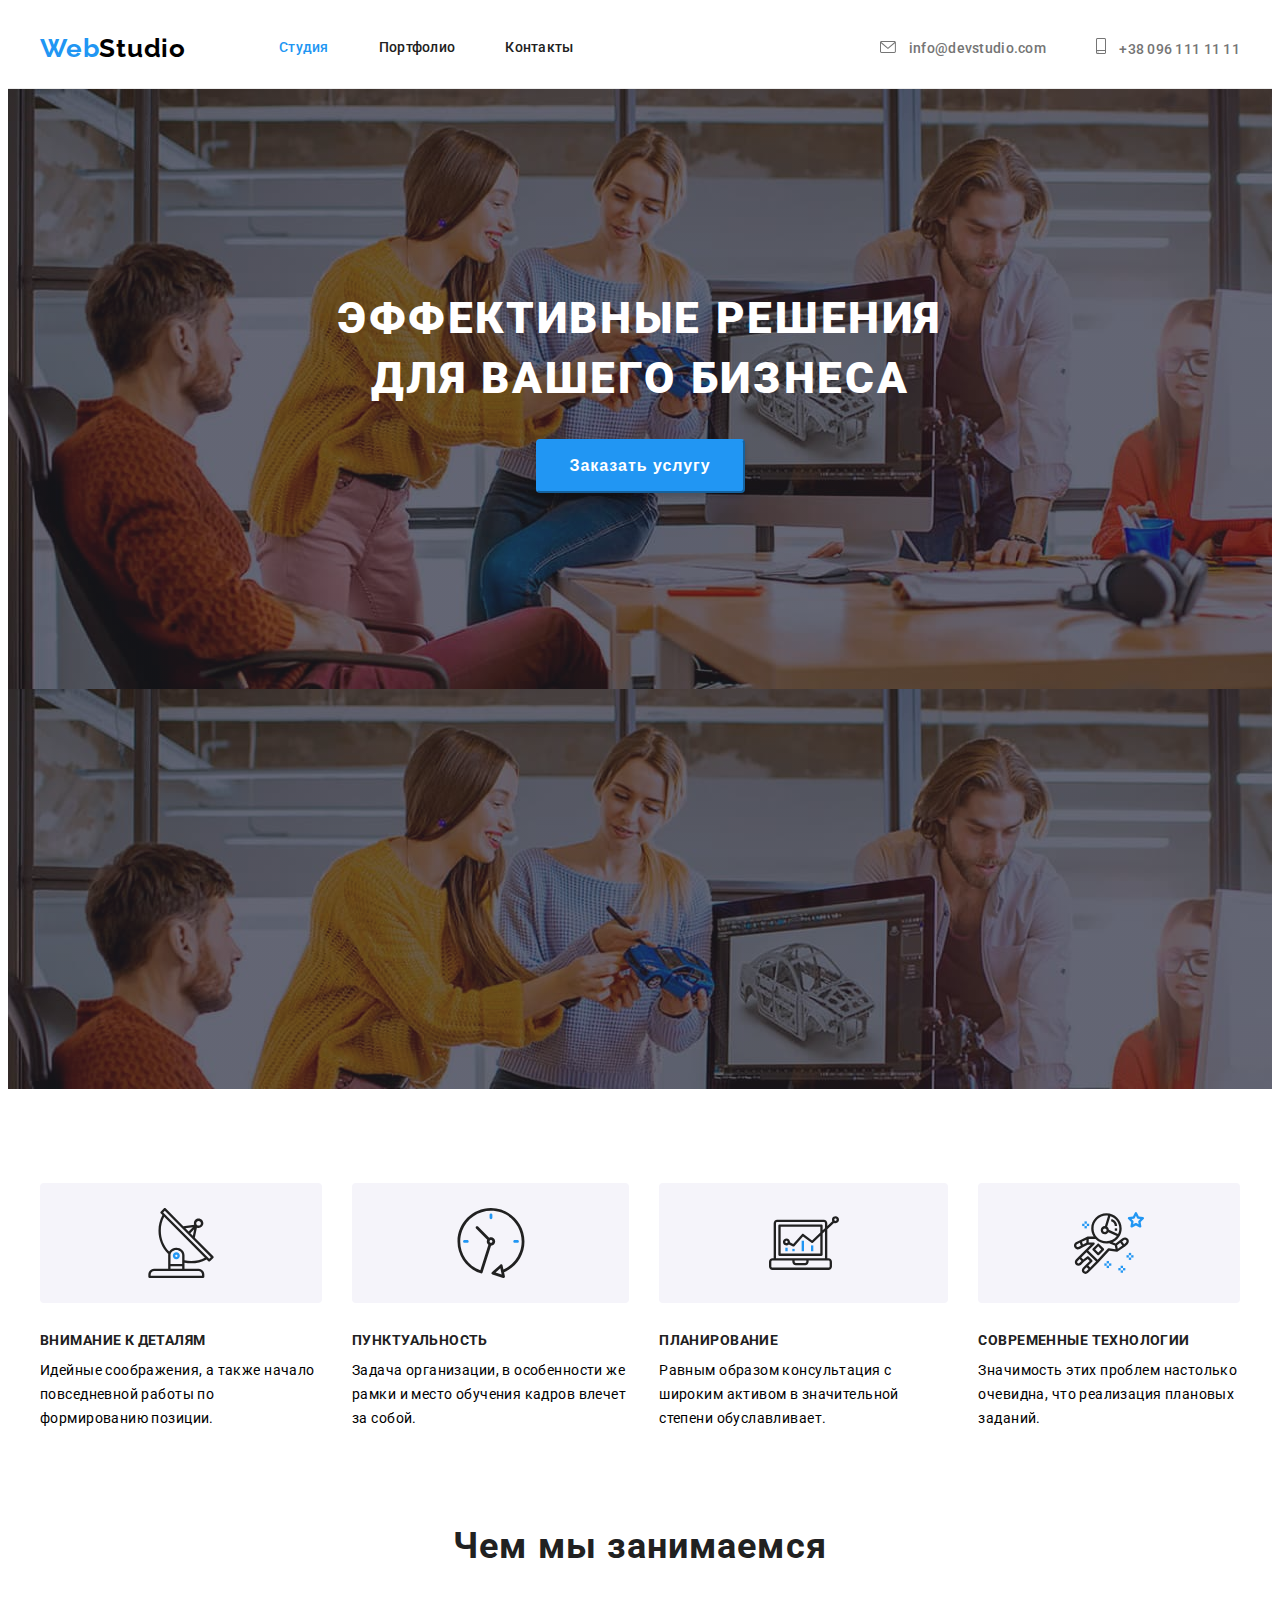
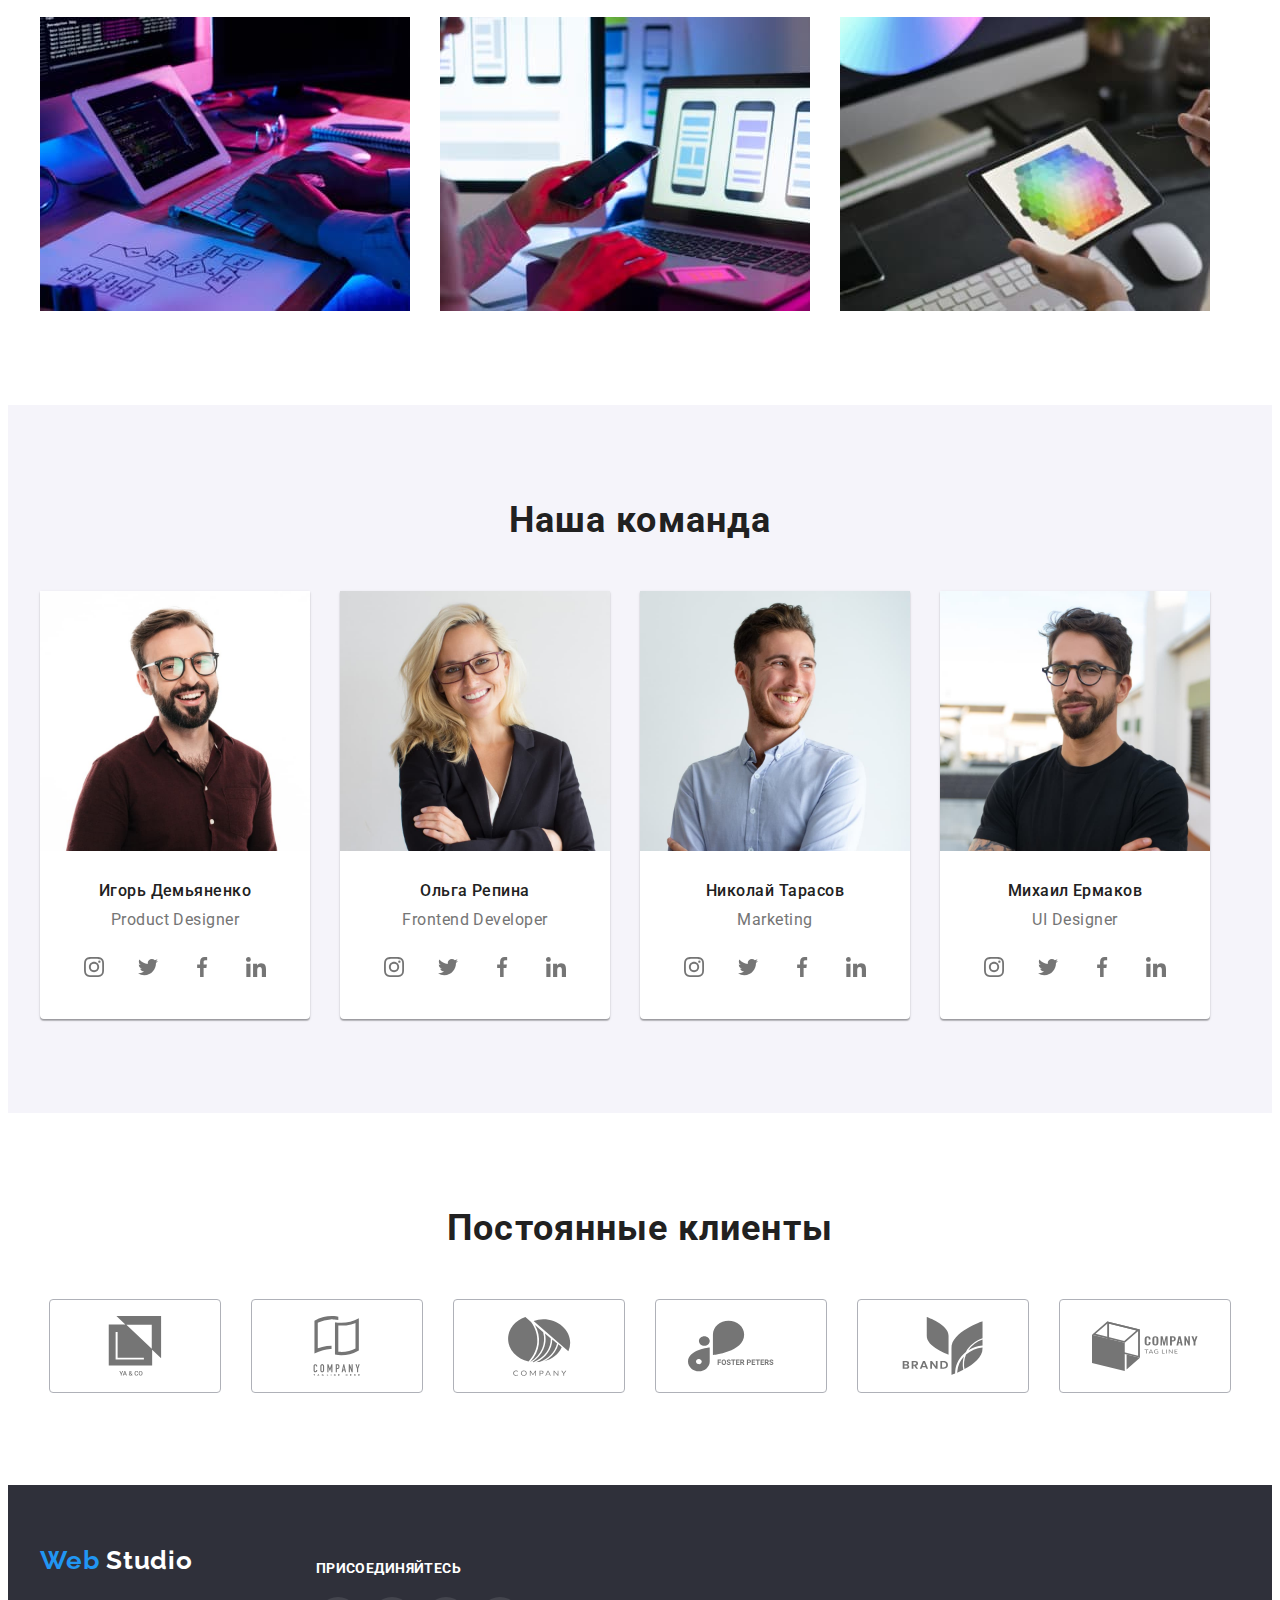
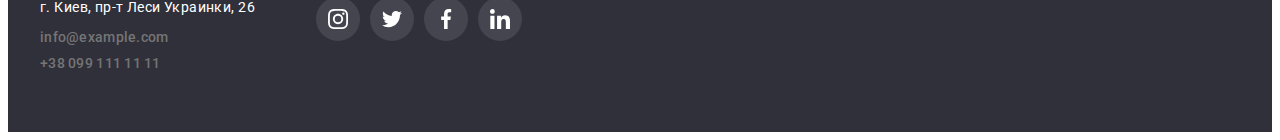
<file: index.html>
<!DOCTYPE html>
<html lang="ru">
  <head>
    <meta charset="UTF-8" />
    <meta http-equiv="X-UA-Compatible" content="IE=edge" />
    <meta name="viewport" content="width=device-width, initial-scale=1.0" />
    <title>Web Studio</title>
    <!--Modern-normalize-->
    <link
      rel="stylesheet"
      href="https://cdnjs.cloudflare.com/ajax/libs/modern-normalize/1.1.0/modern-normalize.min.css"
      integrity="sha512-wpPYUAdjBVSE4KJnH1VR1HeZfpl1ub8YT/NKx4PuQ5NmX2tKuGu6U/JRp5y+Y8XG2tV+wKQpNHVUX03MfMFn9Q=="
      crossorigin="anonymous"
      referrerpolicy="no-referrer"
    />
    <!--Подключение стилей-->
    <link rel="stylesheet" href="./css/styles.css" />
    <!--Подключение шрифтов-->
    <link rel="preconnect" href="https://fonts.googleapis.com" />
    <link rel="preconnect" href="https://fonts.gstatic.com" crossorigin />
    <link
      href="https://fonts.googleapis.com/css2?family=Montserrat:wght@400;700&family=Raleway:wght@700&family=Roboto:wght@400;500;700;900&display=swap"
      rel="stylesheet"
    />
  </head>

  <body>
    <!--Шапка сайта-->
    <header class="header">
      <div class="header-container container">
        <nav class="header-container nav">
          <a class="header-list logo link" href="./index.html">
            <span class="accent">Web</span>Studio</a
          >
          <ul class="header-list list">
            <li class="list-item">
              <a class="nav-link link current" href="./index.html">Студия</a>
            </li>
            <li class="list-item">
              <a class="nav-link link" href="./portfolio.html">Портфолио</a>
            </li>
            <li class="list-item">
              <a class="nav-link link" href="">Контакты</a>
            </li>
          </ul>
        </nav>
        <ul class="header-list list">
          <li>
            <a class="header-link group-contact link" href="mailto:info@devstudio.com">
              <svg class="contact-icon" width="16" height="12">
                <use href="./images/icons.svg#icon-envelope"></use>
              </svg>
              info@devstudio.com
            </a>
          </li>
          <li>
            <a class="group-contact link" href="tel:+380961111111">
              <svg class="contact-icon" width="10" height="16">
                <use href="./images/icons.svg#icon-smartphone"></use>
              </svg>
              +38 096 111 11 11</a
            >
          </li>
        </ul>
      </div>
    </header>

    <!--Блок универсального контента на сайте-->
    <main>
      <!--Герой-->
      <section class="hero">
        <h1 class="hero-title">Эффективные решения для вашего бизнеса</h1>
        <button class="button" type="button">Заказать услугу</button>
      </section>

      <!--Особенности-->
      <section class="about">
        <div class="container">
          <h2 class="about-title visually-hidden">Особенности</h2>

          <ul class="about-list list">
            <li class="about-item">
              <div class="about-box">
                <svg class="about-icon" width="70" height="70">
                  <use href="./images/icons.svg#icon-antenna-1"></use>
                </svg>
              </div>

              <h3 class="about-title">Внимание к деталям</h3>
              <p class="about-text">
                Идейные соображения, а также начало повседневной работы по формированию позиции.
              </p>
            </li>

            <li class="about-item">
              <div class="about-box">
                <svg class="about-icon" width="70" height="70">
                  <use href="./images/icons.svg#icon-clock-1"></use>
                </svg>
              </div>
              <h3 class="about-title">Пунктуальность</h3>
              <p class="about-text">
                Задача организации, в особенности же рамки и место обучения кадров влечет за собой.
              </p>
            </li>
            <li class="about-item">
              <div class="about-box">
                <svg class="about-icon" width="70" height="70">
                  <use href="./images/icons.svg#icon-diagram-1"></use>
                </svg>
              </div>
              <h3 class="about-title">Планирование</h3>
              <p class="about-text">
                Равным образом консультация с широким активом в значительной степени обуславливает.
              </p>
            </li>
            <li class="about-item">
              <div class="about-box">
                <svg class="about-icon" width="70" height="70">
                  <use href="./images/icons.svg#icon-astronaut-1"></use>
                </svg>
              </div>
              <h3 class="about-title">Современные технологии</h3>
              <p class="about-text">
                Значимость этих проблем настолько очевидна, что реализация плановых заданий.
              </p>
            </li>
          </ul>
        </div>
      </section>

      <!--Чем мы занимаемся-->
      <section class="work">
        <div class="container">
          <h2 class="work-title">Чем мы занимаемся</h2>
          <ul class="work-list list">
            <li class="work-item">
              <img src="./images/img1.jpg" alt="Верстка сайтов" width="370" height="295" />
            </li>

            <li class="work-item">
              <img
                src="./images/img2.jpg"
                alt="Разработка мобильных приложений"
                width="370"
                height="295"
              />
            </li>

            <li class="work-item">
              <img src="./images/img3.jpg" alt="Веб дизайн" width="370" height="295" />
            </li>
          </ul>
        </div>
      </section>

      <!--Наша команда-->
      <section class="team">
        <div class="container">
          <h2 class="team-title">Наша команда</h2>
          <ul class="team-list list">
            <li class="team-item">
              <img
                class="team-img"
                src="./images/photo1.jpg"
                alt="Фото сотрудника"
                width="270"
                height="260"
              />
              <div class="team-content">
                <h3 class="team-name">Игорь Демьяненко</h3>
                <p class="team-position" lang="en">Product Designer</p>
                <ul class="social-icon">
                  <li class="list social-item">
                    <a class="social-link" href="" target="_blank" rel="noopener noreferrer">
                      <svg class="social-media-icon" width="20" height="20">
                        <use href="./images/icons.svg#icon-instagram"></use>
                      </svg>
                    </a>
                  </li>
                  <li class="list social-item">
                    <a class="social-link" href="" target="_blank" rel="noopener noreferrer">
                      <svg class="social-media-icon" width="20" height="20">
                        <use href="./images/icons.svg#icon-twitter"></use>
                      </svg>
                    </a>
                  </li>
                  <li class="list social-item">
                    <a class="social-link" href="" target="_blank" rel="noopener noreferrer">
                      <svg class="social-media-icon" width="20" height="20">
                        <use href="./images/icons.svg#icon-facebook"></use>
                      </svg>
                    </a>
                  </li>
                  <li class="list social-item">
                    <a class="social-link" href="" target="_blank" rel="noopener noreferrer">
                      <svg class="social-media-icon" width="20" height="20">
                        <use href="./images/icons.svg#icon-linkedin"></use>
                      </svg>
                    </a>
                  </li>
                </ul>
              </div>
            </li>
            <li class="team-item">
              <img src="./images/photo2.jpg" alt="Фото сотрудника" width="270" height="260" />
              <div class="team-content">
                <h3 class="team-name">Ольга Репина</h3>
                <p class="team-position" lang="en">Frontend Developer</p>
                <ul class="social-icon">
                  <li class="list social-item">
                    <a class="social-link" href="" target="_blank" rel="noopener noreferrer">
                      <svg class="social-media-icon" width="20" height="20">
                        <use href="./images/icons.svg#icon-instagram"></use>
                      </svg>
                    </a>
                  </li>
                  <li class="list social-item">
                    <a class="social-link" href="" target="_blank" rel="noopener noreferrer">
                      <svg class="social-media-icon" width="20" height="20">
                        <use href="./images/icons.svg#icon-twitter"></use>
                      </svg>
                    </a>
                  </li>
                  <li class="list social-item">
                    <a class="social-link" href="" target="_blank" rel="noopener noreferrer">
                      <svg class="social-media-icon" width="20" height="20">
                        <use href="./images/icons.svg#icon-facebook"></use>
                      </svg>
                    </a>
                  </li>
                  <li class="list social-item">
                    <a class="social-link" href="" target="_blank" rel="noopener noreferrer">
                      <svg class="social-media-icon" width="20" height="20">
                        <use href="./images/icons.svg#icon-linkedin"></use>
                      </svg>
                    </a>
                  </li>
                </ul>
              </div>
            </li>
            <li class="team-item">
              <img src="./images/photo3.jpg" alt="Фото сотрудника" width="270" height="260" />
              <div class="team-content">
                <h3 class="team-name">Николай Тарасов</h3>
                <p class="team-position" lang="en">Marketing</p>
                <ul class="social-icon">
                  <li class="list social-item">
                    <a class="social-link" href="" target="_blank" rel="noopener noreferrer">
                      <svg class="social-media-icon" width="20" height="20">
                        <use href="./images/icons.svg#icon-instagram"></use>
                      </svg>
                    </a>
                  </li>
                  <li class="list social-item">
                    <a class="social-link" href="" target="_blank" rel="noopener noreferrer">
                      <svg class="social-media-icon" width="20" height="20">
                        <use href="./images/icons.svg#icon-twitter"></use>
                      </svg>
                    </a>
                  </li>
                  <li class="list social-item">
                    <a class="social-link" href="" target="_blank" rel="noopener noreferrer">
                      <svg class="social-media-icon" width="20" height="20">
                        <use href="./images/icons.svg#icon-facebook"></use>
                      </svg>
                    </a>
                  </li>
                  <li class="list social-item">
                    <a class="social-link" href="" target="_blank" rel="noopener noreferrer">
                      <svg class="social-media-icon" width="20" height="20">
                        <use href="./images/icons.svg#icon-linkedin"></use>
                      </svg>
                    </a>
                  </li>
                </ul>
              </div>
            </li>
            <li class="team-item">
              <img src="./images/photo4.jpg" alt="Фото сотрудника" width="270" height="260" />
              <div class="team-content">
                <h3 class="team-name">Михаил Ермаков</h3>
                <p class="team-position" lang="en">UI Designer</p>
                <ul class="social-icon">
                  <li class="list social-item">
                    <a class="social-link" href="" target="_blank" rel="noopener noreferrer">
                      <svg class="social-media-icon" width="20" height="20">
                        <use href="./images/icons.svg#icon-instagram"></use>
                      </svg>
                    </a>
                  </li>
                  <li class="list social-item">
                    <a class="social-link" href="" target="_blank" rel="noopener noreferrer">
                      <svg class="social-media-icon" width="20" height="20">
                        <use href="./images/icons.svg#icon-twitter"></use>
                      </svg>
                    </a>
                  </li>
                  <li class="list social-item">
                    <a class="social-link" href="" target="_blank" rel="noopener noreferrer">
                      <svg class="social-media-icon" width="20" height="20">
                        <use href="./images/icons.svg#icon-facebook"></use>
                      </svg>
                    </a>
                  </li>
                  <li class="list social-item">
                    <a class="social-link" href="" target="_blank" rel="noopener noreferrer">
                      <svg class="social-media-icon" width="20" height="20">
                        <use href="./images/icons.svg#icon-linkedin"></use>
                      </svg>
                    </a>
                  </li>
                </ul>
              </div>
            </li>
          </ul>
        </div>
      </section>

      <!-- Постоянные клиенты -->
      <section class="clients">
        <div class="clients-container">
          <h2 class="clients-title">Постоянные клиенты</h2>
          <ul class="client-list">
            <li class="list client-item">
              <a class="client-link" href="">
                <svg class="clients-icon" width="106" height="60">
                  <use href="./images/icons.svg#icon-client1"></use>
                </svg>
              </a>
            </li>
            <li class="list client-item">
              <a class="client-link" href="">
                <svg class="clients-icon" width="106" height="60">
                  <use href="./images/icons.svg#icon-client2"></use>
                </svg>
              </a>
            </li>
            <li class="list client-item">
              <a class="client-link" href="">
                <svg class="clients-icon" width="106" height="60">
                  <use href="./images/icons.svg#icon-client3"></use>
                </svg>
              </a>
            </li>
            <li class="list client-item">
              <a class="client-link" href="">
                <svg class="clients-icon" width="106" height="60">
                  <use href="./images/icons.svg#icon-client4"></use>
                </svg>
              </a>
            </li>
            <li class="list client-item">
              <a class="client-link" href="">
                <svg class="clients-icon" width="106" height="60">
                  <use href="./images/icons.svg#icon-client5"></use>
                </svg>
              </a>
            </li>
            <li class="list client-item">
              <a class="client-link" href="">
                <svg class="clients-icon" width="106" height="60">
                  <use href="./images/icons.svg#icon-client6"></use>
                </svg>
              </a>
            </li>
          </ul>
        </div>
      </section>
    </main>

    <!--Футер-->
    <footer class="footer">
      <div class="footer-container container">
        <div class="footer-addres">
          <a class="logo link" href="./index.html">
            <span class="accent">Web</span><span class="accent-white"> Studio</span></a
          >

          <address>
            <ul class="footer-list list">
              <li class="footer-item">
                <a
                  class="address link"
                  href="https://goo.gl/maps/f5p9eJjtkUYFdyTp8"
                  target="_blank"
                  rel="noopener noreferrer"
                >
                  г. Киев, пр-т Леси Украинки, 26</a
                >
              </li>
              <li class="footer-item">
                <a class="group-contact link" href="mailto:info@example.com">info@example.com</a>
              </li>
              <li class="footer-item">
                <a class="group-contact link" href="tel++380991111111">+38 099 111 11 11</a>
              </li>
            </ul>
          </address>
        </div>

        <div class="footer-icons">
          <h3 class="footer-social-title">ПРИСОЕДИНЯЙТЕСЬ</h3>
          <ul class="footer-social-list">
            <li class="list">
              <a class="footer-social-link" href="" target="_blank" rel="noopener noreferrer">
                <svg class="footer-icon" width="20" height="20">
                  <use href="./images/icons.svg#icon-instagram"></use>
                </svg>
              </a>
            </li>
            <li class="list">
              <a class="footer-social-link" href="" target="_blank" rel="noopener noreferrer">
                <svg class="footer-icon" width="20" height="20">
                  <use href="./images/icons.svg#icon-twitter"></use>
                </svg>
              </a>
            </li>
            <li class="list">
              <a class="footer-social-link" href="" target="_blank" rel="noopener noreferrer">
                <svg class="footer-icon" width="20" height="20">
                  <use href="./images/icons.svg#icon-facebook"></use>
                </svg>
              </a>
            </li>
            <li class="list">
              <a class="footer-social-link" href="" target="_blank" rel="noopener noreferrer">
                <svg class="footer-icon" width="20" height="20">
                  <use href="./images/icons.svg#icon-linkedin"></use>
                </svg>
              </a>
            </li>
          </ul>
        </div>
      </div>
    </footer>
  </body>
</html>
</file>
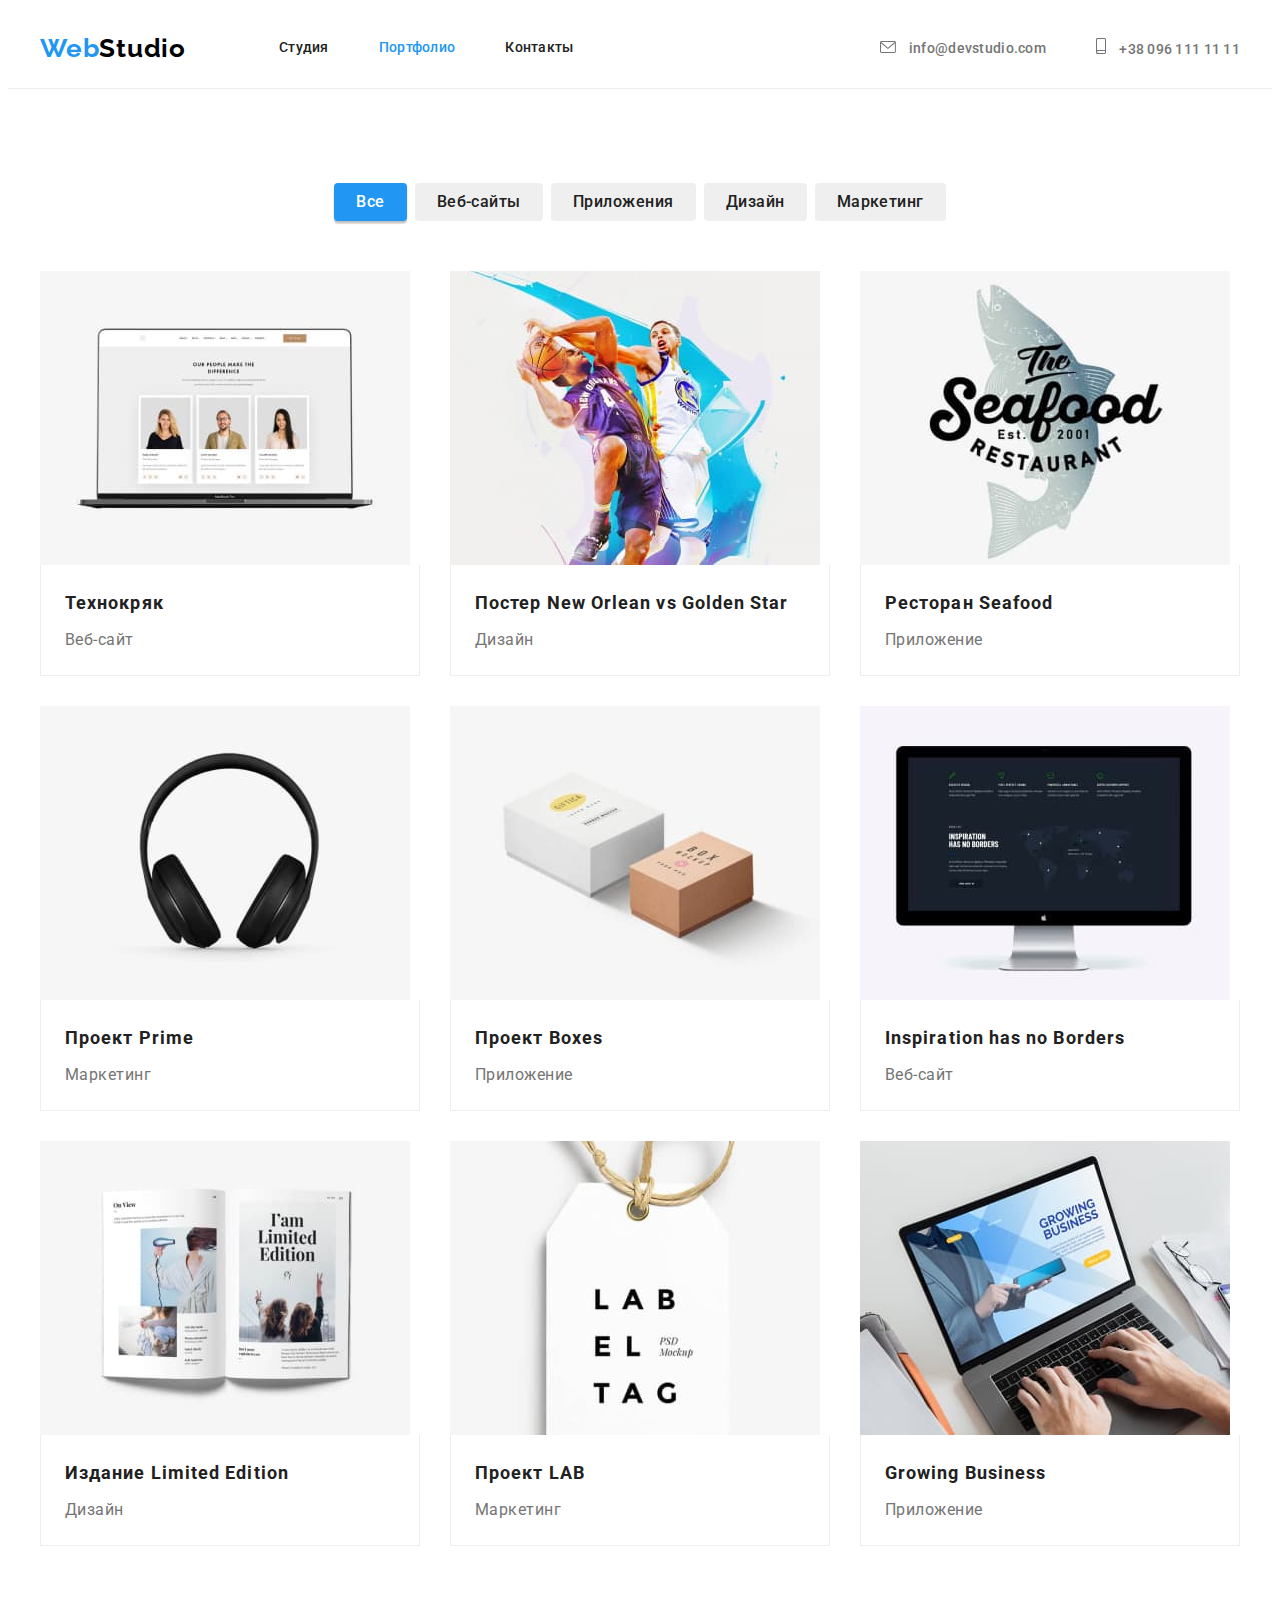
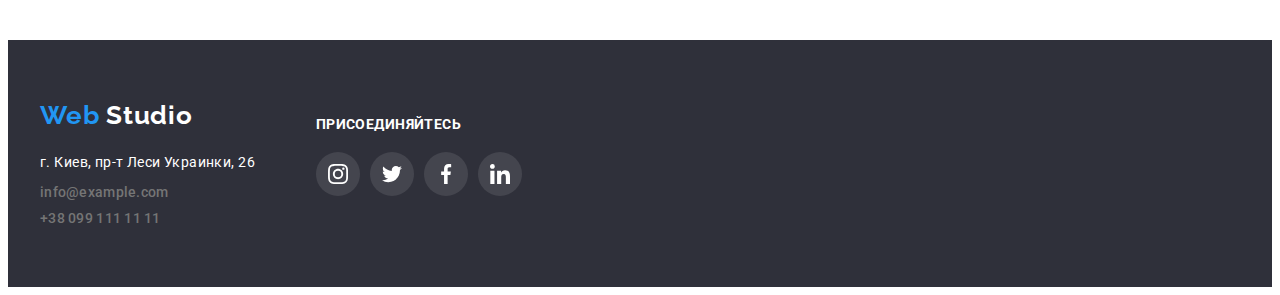
<file: portfolio.html>
<!DOCTYPE html>
<html lang="ru">
  <head>
    <meta charset="UTF-8" />
    <meta http-equiv="X-UA-Compatible" content="IE=edge" />
    <meta name="viewport" content="width=device-width, initial-scale=1.0" />
    <title>Web Studio</title>
    <!--Modern-normalize-->
    <link
      rel="stylesheet"
      href="https://cdnjs.cloudflare.com/ajax/libs/modern-normalize/1.1.0/modern-normalize.min.css"
      integrity="sha512-wpPYUAdjBVSE4KJnH1VR1HeZfpl1ub8YT/NKx4PuQ5NmX2tKuGu6U/JRp5y+Y8XG2tV+wKQpNHVUX03MfMFn9Q=="
      crossorigin="anonymous"
      referrerpolicy="no-referrer"
    />
    <!--Подключение стилей-->
    <link rel="stylesheet" href="./css/styles.css" />
    <!--Подключение шрифтов-->
    <link rel="preconnect" href="https://fonts.googleapis.com" />
    <link rel="preconnect" href="https://fonts.gstatic.com" crossorigin />
    <link
      href="https://fonts.googleapis.com/css2?family=Montserrat:wght@400;700&family=Raleway:wght@700&family=Roboto:wght@400;500;700;900&display=swap"
      rel="stylesheet"
    />
  </head>

  <body>
    <!--Шапка сайта-->
    <header class="header">
      <div class="header-container container">
        <nav class="header-container nav">
          <a class="header-list logo link" href="./index.html">
            <span class="accent">Web</span>Studio</a
          >
          <ul class="header-list list">
            <li class="list-item">
              <a class="nav-link link" href="./index.html">Студия</a>
            </li>
            <li class="list-item">
              <a class="nav-link link current" href="./portfolio.html">Портфолио</a>
            </li>
            <li class="list-item">
              <a class="nav-link link" href="">Контакты</a>
            </li>
          </ul>
        </nav>
        <ul class="header-list list">
          <li>
            <a class="header-link group-contact link" href="mailto:info@devstudio.com">
              <svg class="contact-icon" width="16" height="12">
                <use href="./images/icons.svg#icon-envelope"></use>
              </svg>
              info@devstudio.com
            </a>
          </li>
          <li>
            <a class="group-contact link" href="tel:+380961111111">
              <svg class="contact-icon" width="10" height="16">
                <use href="./images/icons.svg#icon-smartphone"></use>
              </svg>
              +38 096 111 11 11</a
            >
          </li>
        </ul>
      </div>
    </header>

    <!--<Блок универсального контента на сайте-->
    <main>
      <!--Проекты-->
      <section class="project">
        <div class="container">
          <h1 class="visually-hidden">Проекты</h1>
          <ul class="portfolio-list list">
            <li class="portfolio-item">
              <button class="button-list current-button" type="button">Все</button>
            </li>
            <li class="portfolio-item">
              <button class="button-list" type="button">Веб-сайты</button>
            </li>
            <li class="portfolio-item">
              <button class="button-list" type="button">Приложения</button>
            </li>
            <li class="portfolio-item">
              <button class="button-list" type="button">Дизайн</button>
            </li>
            <li class="portfolio-item">
              <button class="button-list" type="button">Маркетинг</button>
            </li>
          </ul>

          <ul class="card-set list">
            <li class="card-item">
              <a class="link" href="">
                <img
                  src="./images/project1.jpg"
                  alt="Страница веб-сайта"
                  width="370"
                  height="295"
                />
                <div class="project-container">
                  <h2 class="project-name">Технокряк</h2>
                  <p class="project-type">Веб-сайт</p>
                </div>
              </a>
            </li>

            <li class="card-item">
              <a class="link" href="">
                <img src="./images/project2.jpg" alt="Баскетболисты" width="370" height="295" />
                <div class="project-container">
                  <h2 class="project-name">Постер New Orlean vs Golden Star</h2>
                  <p class="project-type">Дизайн</p>
                </div>
              </a>
            </li>

            <li class="card-item">
              <a class="link" href="">
                <img src="./images/project3.jpg" alt="Логотип ресторана" width="370" height="295" />
                <div class="project-container">
                  <h2 class="project-name">Ресторан Seafood</h2>
                  <p class="project-type">Приложение</p>
                </div>
              </a>
            </li>

            <li class="card-item">
              <a class="link" href="">
                <img src="./images/project4.jpg" alt="Наушники" width="370" height="295" />
                <div class="project-container">
                  <h2 class="project-name">Проект Prime</h2>
                  <p class="project-type">Маркетинг</p>
                </div>
              </a>
            </li>

            <li class="card-item">
              <a class="link" href="">
                <img src="./images/project5.jpg" alt="Коробки" width="370" height="295" />
                <div class="project-container">
                  <h2 class="project-name">Проект Boxes</h2>
                  <p class="project-type">Приложение</p>
                </div>
              </a>
            </li>

            <li class="card-item">
              <a class="link" href="">
                <img
                  src="./images/project6.jpg"
                  alt="Страница веб-сайта"
                  width="370"
                  height="295"
                />
                <div class="project-container">
                  <h2 class="project-name">Inspiration has no Borders</h2>
                  <p class="project-type">Веб-сайт</p>
                </div>
              </a>
            </li>

            <li class="card-item">
              <a class="link" href="">
                <img
                  src="./images/project7.jpg"
                  alt="Разворот страниц журнала"
                  width="370"
                  height="295"
                />
                <div class="project-container">
                  <h2 class="project-name">Издание Limited Edition</h2>
                  <p class="project-type">Дизайн</p>
                </div>
              </a>
            </li>

            <li class="card-item">
              <a class="link" href="">
                <img src="./images/project8.jpg" alt="Бирка с логотипом" width="370" height="295" />
                <div class="project-container">
                  <h2 class="project-name">Проект LAB</h2>
                  <p class="project-type">Маркетинг</p>
                </div>
              </a>
            </li>

            <li class="card-item">
              <a class="link" href="">
                <img
                  src="./images/project9.jpg"
                  alt="Эффективная работа"
                  width="370"
                  height="295"
                />
                <div class="project-container">
                  <h2 class="project-name">Growing Business</h2>
                  <p class="project-type">Приложение</p>
                </div>
              </a>
            </li>
          </ul>
        </div>
      </section>
    </main>

    <!--Футер-->
    <footer class="footer">
      <div class="footer-container container">
        <div class="footer-addres">
          <a class="logo link" href="./index.html">
            <span class="accent">Web</span><span class="accent-white"> Studio</span></a
          >

          <address>
            <ul class="footer-list list">
              <li class="footer-item">
                <a
                  class="address link"
                  href="https://goo.gl/maps/f5p9eJjtkUYFdyTp8"
                  target="_blank"
                  rel="noopener noreferrer"
                >
                  г. Киев, пр-т Леси Украинки, 26</a
                >
              </li>
              <li class="footer-item">
                <a class="group-contact link" href="mailto:info@example.com">info@example.com</a>
              </li>
              <li class="footer-item">
                <a class="group-contact link" href="tel++380991111111">+38 099 111 11 11</a>
              </li>
            </ul>
          </address>
        </div>

        <div class="footer-icons">
          <h3 class="footer-social-title">ПРИСОЕДИНЯЙТЕСЬ</h3>
          <ul class="footer-social-list">
            <li class="list">
              <a class="footer-social-link" href="" target="_blank" rel="noopener noreferrer">
                <svg class="footer-icon" width="20" height="20">
                  <use href="./images/icons.svg#icon-instagram"></use>
                </svg>
              </a>
            </li>
            <li class="list">
              <a class="footer-social-link" href="" target="_blank" rel="noopener noreferrer">
                <svg class="footer-icon" width="20" height="20">
                  <use href="./images/icons.svg#icon-twitter"></use>
                </svg>
              </a>
            </li>
            <li class="list">
              <a class="footer-social-link" href="" target="_blank" rel="noopener noreferrer">
                <svg class="footer-icon" width="20" height="20">
                  <use href="./images/icons.svg#icon-facebook"></use>
                </svg>
              </a>
            </li>
            <li class="list">
              <a class="footer-social-link" href="" target="_blank" rel="noopener noreferrer">
                <svg class="footer-icon" width="20" height="20">
                  <use href="./images/icons.svg#icon-linkedin"></use>
                </svg>
              </a>
            </li>
          </ul>
        </div>
      </div>
    </footer>
  </body>
</html>
</file>
<file: css/styles.css>
:root {
  /* Цвет текста */
  --basic-txt-color: #212121;
  --accent-txt-color: #2196f3;
  --secondary-txt-color: #ffffff;
  --paragraph-txt-color: #757575;
  --button-txt-color: #188ce8;
  --logo-color: #000000;

  /* Цвет фона */
  --bg-color: #2f303a;
  --secondary-bg-color: #f5f4fa;

  /* Сетка */
  --card-set-gap: 15px;
}

body {
  font-family: 'Roboto', 'Raleway', sans-serif;
  font-size: 14px;
}

/* Сбрасывание стилей */
h1,
h2,
h3,
h4,
p {
  margin: 0;
}

img {
  display: block;
  max-width: 100%;
  height: auto;
}

.container {
  width: 1200px;
  padding-left: 15px;
  padding-right: 15px;
  margin-left: auto;
  margin-right: auto;
  /* 
  outline: 1px solid red; */
}

.visually-hidden {
  position: absolute;
  width: 1px;
  height: 1px;
  margin: -1px;
  border: 0;
  padding: 0;
  white-space: nowrap;
  clip-path: inset(100%);
  clip: rect(0 0 0 0);
  overflow: hidden;
}

/* Подчеркивание ссылок и маркеры */

.link {
  text-decoration: none;
}

.list {
  list-style: none;
  margin: 0;
  padding: 0;
}

/* Логотип */

.logo {
  margin-right: 93px;
  font-family: 'Raleway', sans-serif;
  font-weight: 700;
  font-size: 26px;
  line-height: 1.19;
  letter-spacing: 0.03em;
  color: var(--logo-color);
}

.accent {
  color: var(--accent-txt-color);
}

/* Шапка  */
.header {
  border-bottom: 1px solid #ececec;
}

.header-container {
  display: flex;
}

.header-list {
  display: flex;
  align-items: center;
  margin-left: auto;
}

.list-item:not(:last-child) {
  margin-right: 50px;
}

.nav-link {
  padding-top: 32px;
  padding-bottom: 32px;
  display: block;
  font-weight: 500;
  font-size: 14px;
  line-height: 1.14;
  letter-spacing: 0.02em;
  color: var(--basic-txt-color);
}

.nav-link:hover,
.nav-link:focus {
  color: var(--accent-txt-color);
}

.current {
  color: var(--accent-txt-color);
}

.group-contact {
  font-weight: 500;
  font-size: 14px;
  line-height: 1.14;
  letter-spacing: 0.02em;
  color: var(--paragraph-txt-color);
  font-style: normal;
  padding-top: 32px;
  padding-bottom: 32px;
}

.group-contact:hover,
.group-contact:focus {
  color: var(--accent-txt-color);
}

.group-contact:hover .contact-icon,
.group-contact:focus .contact-icon {
  fill: var(--accent-txt-color);
}

.header-link {
  margin-right: 50px;
}

.contact-icon {
  fill: var(--paragraph-txt-color);
  margin-right: 10px;
}

/* Блок основного контента */

/* Герой */

.hero {
  max-width: 1600px;
  height: 600px;
  margin-left: auto;
  margin-right: auto;
  background-color: var(--bg-color);
  padding-top: 200px;
  padding-bottom: 200px;
  background-image: linear-gradient(to right, rgba(47, 48, 58, 0.4), rgba(47, 48, 58, 0.4)),
    url(../images/overlay.jpg);
}

.hero-title {
  margin-bottom: 30px;
  margin-left: auto;
  margin-right: auto;
  width: 696px;
  font-weight: 900;
  font-size: 44px;
  line-height: 1.36;
  text-align: center;
  letter-spacing: 0.06em;
  text-transform: uppercase;
  color: var(--secondary-txt-color);
}

.button {
  margin-left: auto;
  margin-right: auto;
  font-weight: 700;
  font-size: 16px;
  line-height: 1.88;
  display: flex;
  padding: 10px 32px;
  letter-spacing: 0.06em;
  color: var(--secondary-txt-color);
  background-color: var(--accent-txt-color);
  cursor: pointer;
  border-radius: 4px;
  box-shadow: 0px 4px 4px rgba(0, 0, 0, 0.15);
  border-color: var(--accent-txt-color);
}

.button:hover,
.button:focus {
  background-color: var(--button-txt-color);
}

/* Особнности  */

.about {
  padding-top: 94px;
}

.about-list {
  display: flex;
}

.about-item {
  margin-right: 30px;
}
.about-item:last-child {
  margin-right: 0;
}

.about-title {
  margin-bottom: 10px;
  font-weight: 700;
  font-size: 14px;
  line-height: 1.14;
  letter-spacing: 0.03em;
  text-transform: uppercase;
  color: var(--basic-txt-color);
}

.about-text {
  font-weight: 400;
  font-size: 14px;
  line-height: 1.71;
  letter-spacing: 0.03em;
  color: var(--icon-color);
}

.about-box {
  display: flex;
  align-items: center;
  justify-content: center;
  border-radius: 4px;
  background-color: #f5f4fa;
  margin-bottom: 30px;
  height: 120px;
}

/* Чем мы занимаемся */

.work {
  padding: 94px 0px;
}

.work-title {
  font-weight: 700;
  font-size: 36px;
  line-height: 1.17;
  letter-spacing: 0.03em;
  color: var(--basic-txt-color);
  text-align: center;
  margin-bottom: 50px;
}

.work-list {
  display: flex;
}

.work-item {
  margin-right: 30px;
}
.work-item:last-child {
  margin-right: 0;
}

/* Наша команда */

.team {
  padding: 94px 0;
}

.team-list {
  display: flex;
}

.team-item {
  margin-right: 30px;
  box-shadow: 0px 1px 3px rgba(0, 0, 0, 0.12), 0px 1px 1px rgba(0, 0, 0, 0.14),
    0px 2px 1px rgba(0, 0, 0, 0.2);
  border-radius: 0px 0px 4px 4px;
  background-color: var(--secondary-txt-color);
}

.team-item:last-child {
  margin-right: 0;
}

.team {
  background-color: var(--secondary-bg-color);
}

.team-title {
  font-weight: 700;
  font-size: 36px;
  line-height: 1.17;
  letter-spacing: 0.03em;
  color: var(--basic-txt-color);
  text-align: center;
  margin-bottom: 50px;
}

.team-name {
  margin-bottom: 10px;
  font-weight: 500;
  font-size: 16px;
  line-height: 1.19;
  letter-spacing: 0.03em;
  text-align: center;
  color: var(--basic-txt-color);
}

.team-position {
  margin-bottom: 16px;
  font-weight: 400;
  font-size: 16px;
  line-height: 1.19;
  text-align: center;
  letter-spacing: 0.03em;
  color: var(--paragraph-txt-color);
}

.team-content {
  padding-top: 30px;
  padding-bottom: 30px;
}

.social-icon {
  display: flex;
  justify-content: center;
  padding-left: 0;
}

.social-item:not(:last-child) {
  margin-right: 10px;
}

.social-link {
  display: flex;
  align-items: center;
  justify-content: center;
  width: 44px;
  height: 44px;
  background-color:white;
  border-radius: 50%;
  color: AFB1B8;
}

.social-media-icon {
  fill: var(--paragraph-txt-color);
}

 .social-link:hover ,
 .social-link:focus  {
  background-color: var(--accent-txt-color);
 }

.social-link:hover .social-media-icon,
.social-link:focus .social-media-icon {
  fill: white
}

/* Постоянные киенты */

.clients-container {
  width: 1170px;
  height: 184px;
  margin: auto;
}
.clients-title {
  font-weight: 700;
  font-size: 36px;
  line-height: 1.17;
  letter-spacing: 0.03em;
  color: var(--basic-txt-color);
  text-align: center;
  margin-bottom: 50px;
}

.clients {
  padding: 94px 0;
}

.client-list {
  display: flex;
  justify-content: center;
  padding: 0;
}

.client-item:not(:last-child) {
  margin-right: 30px;
}

.client-link {
  display: flex;
  align-items: center;
  justify-content: center;
  width: 170px;
  height: 92px;
  background-color: var(--secondary-txt-color);
  border: 1px solid #afb1b8;
  border-radius: 4px;
}

.clients-icon {
  fill: var(--paragraph-txt-color);
}

.client-link:hover .clients-icon,
.client-link:focus .clients-icon {
  fill: var(--accent-txt-color);
}

.client-link:hover,
.client-link:focus {
  border-color: var(--accent-txt-color);
}

/* Футер */

.footer-container {
  display: flex;
  flex-direction: row;
  align-items: center;
}

.footer-social-list {
  display: flex;
  flex-direction: row;
  justify-content: space-between;
  padding: 0;
  margin-top: 20px;
}

.footer-social-link {
  display: flex;
  align-items: center;
  justify-content: center;
  width: 44px;
  height: 44px;
  background-color: white;
  border-radius: 50%;
  color: AFB1B8;
  background-color: rgba(255, 255, 255, 0.1);
}

.footer-social-link:hover,
.footer-social-link:focus {
  background-color: var(--accent-txt-color);
}

.footer-social-list {
  gap: 10px;
}

.footer-icon {
  fill: var(--secondary-txt-color);
}
.footer-addres {
  margin-right: 30px;
}

.footer-list {
  padding-top: 20px;
}

.footer-item {
  margin-bottom: 9px;
}

.footer-item:last-child {
  margin-bottom: 0;
}

.footer {
  background-color: var(--bg-color);
  padding: 60px 0;
}

.accent-white {
  color: var(--secondary-txt-color);
}

.address {
  font-size: 14px;
  line-height: 1.71;
  letter-spacing: 0.03em;
  color: var(--secondary-txt-color);
  font-style: normal;
}

.address:hover,
.address:focus {
  color: var(--accent-txt-color);
}

.footer-social-items {
  display: flex;
}

.footer-social-title {
  font-size: 14px;
  line-height: 1.14;
  letter-spacing: 0.03em;
  text-transform: uppercase;
  color: #ffffff;
}

/* Портфолио */

.portfolio-item {
  margin-right: 8px;
}

.portfolio-item:last-child {
  margin-right: 0;
}

.project {
  padding: 94px 0;
}

.portfolio-list {
  display: flex;
  justify-content: center;
  margin-bottom: 50px;
}

.button-list {
  border-radius: 4px;
  font-weight: 500;
  font-size: 16px;
  line-height: 1.62;
  padding: 6px 22px;
  letter-spacing: 0.03em;
  color: #212121;
  cursor: pointer;
  font-family: inherit;
  border: none;
}

.button-list:hover,
.button-list:focus {
  background-color: var(--accent-txt-color);
  color: var(--secondary-txt-color);
  box-shadow: 0px 3px 1px rgba(0, 0, 0, 0.1), 0px 1px 2px rgba(0, 0, 0, 0.08),
    0px 2px 2px rgba(0, 0, 0, 0.12);
}

.current-button {
  color: var(--secondary-txt-color);
  background-color: var(--accent-txt-color);
  box-shadow: 0px 3px 1px rgba(0, 0, 0, 0.1), 0px 1px 2px rgba(0, 0, 0, 0.08),
    0px 2px 2px rgba(0, 0, 0, 0.12);
}

.project-name {
  font-weight: 700;
  font-size: 18px;
  line-height: 2;
  letter-spacing: 0.06em;
  color: var(--basic-txt-color);
  margin-bottom: 4px;
}

.project-type {
  font-weight: 400;
  font-size: 16px;
  line-height: 1.88;
  letter-spacing: 0.03em;
  color: var(--paragraph-txt-color);
}

.project-container {
  padding: 20px 24px;
  border: 1px solid #eeeeee;
  border-top: 0;
}

.card-set {
  display: flex;
  flex-wrap: wrap;
  margin-left: -30px;
  margin-top: -30px;
}

.card-item {
  flex-basis: calc(100% / 3 - 30px);
  margin-left: 30px;
  margin-top: 30px;
}

.card-item:hover {
  box-shadow: 0px 1px 1px rgba(0, 0, 0, 0.12), 0px 4px 4px rgba(0, 0, 0, 0.06),
    1px 4px 6px rgba(0, 0, 0, 0.16);
}
</file>
